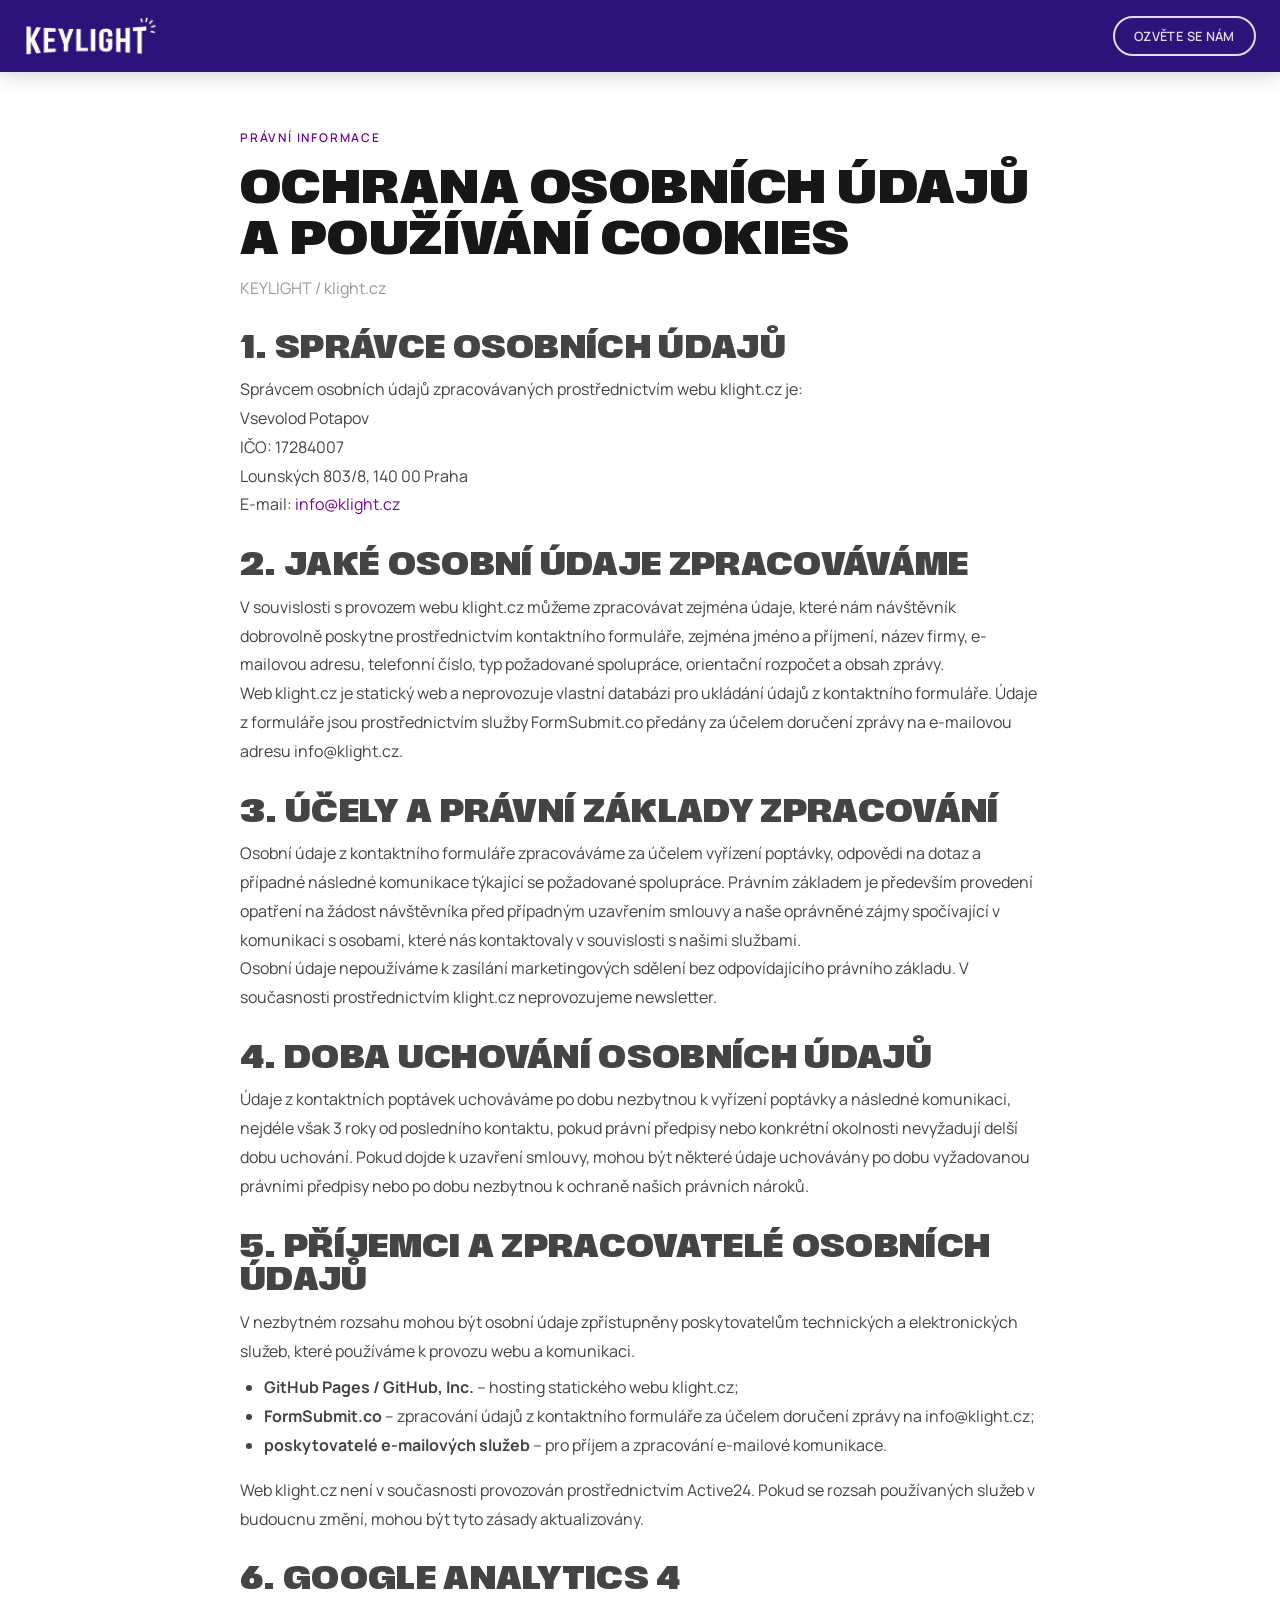
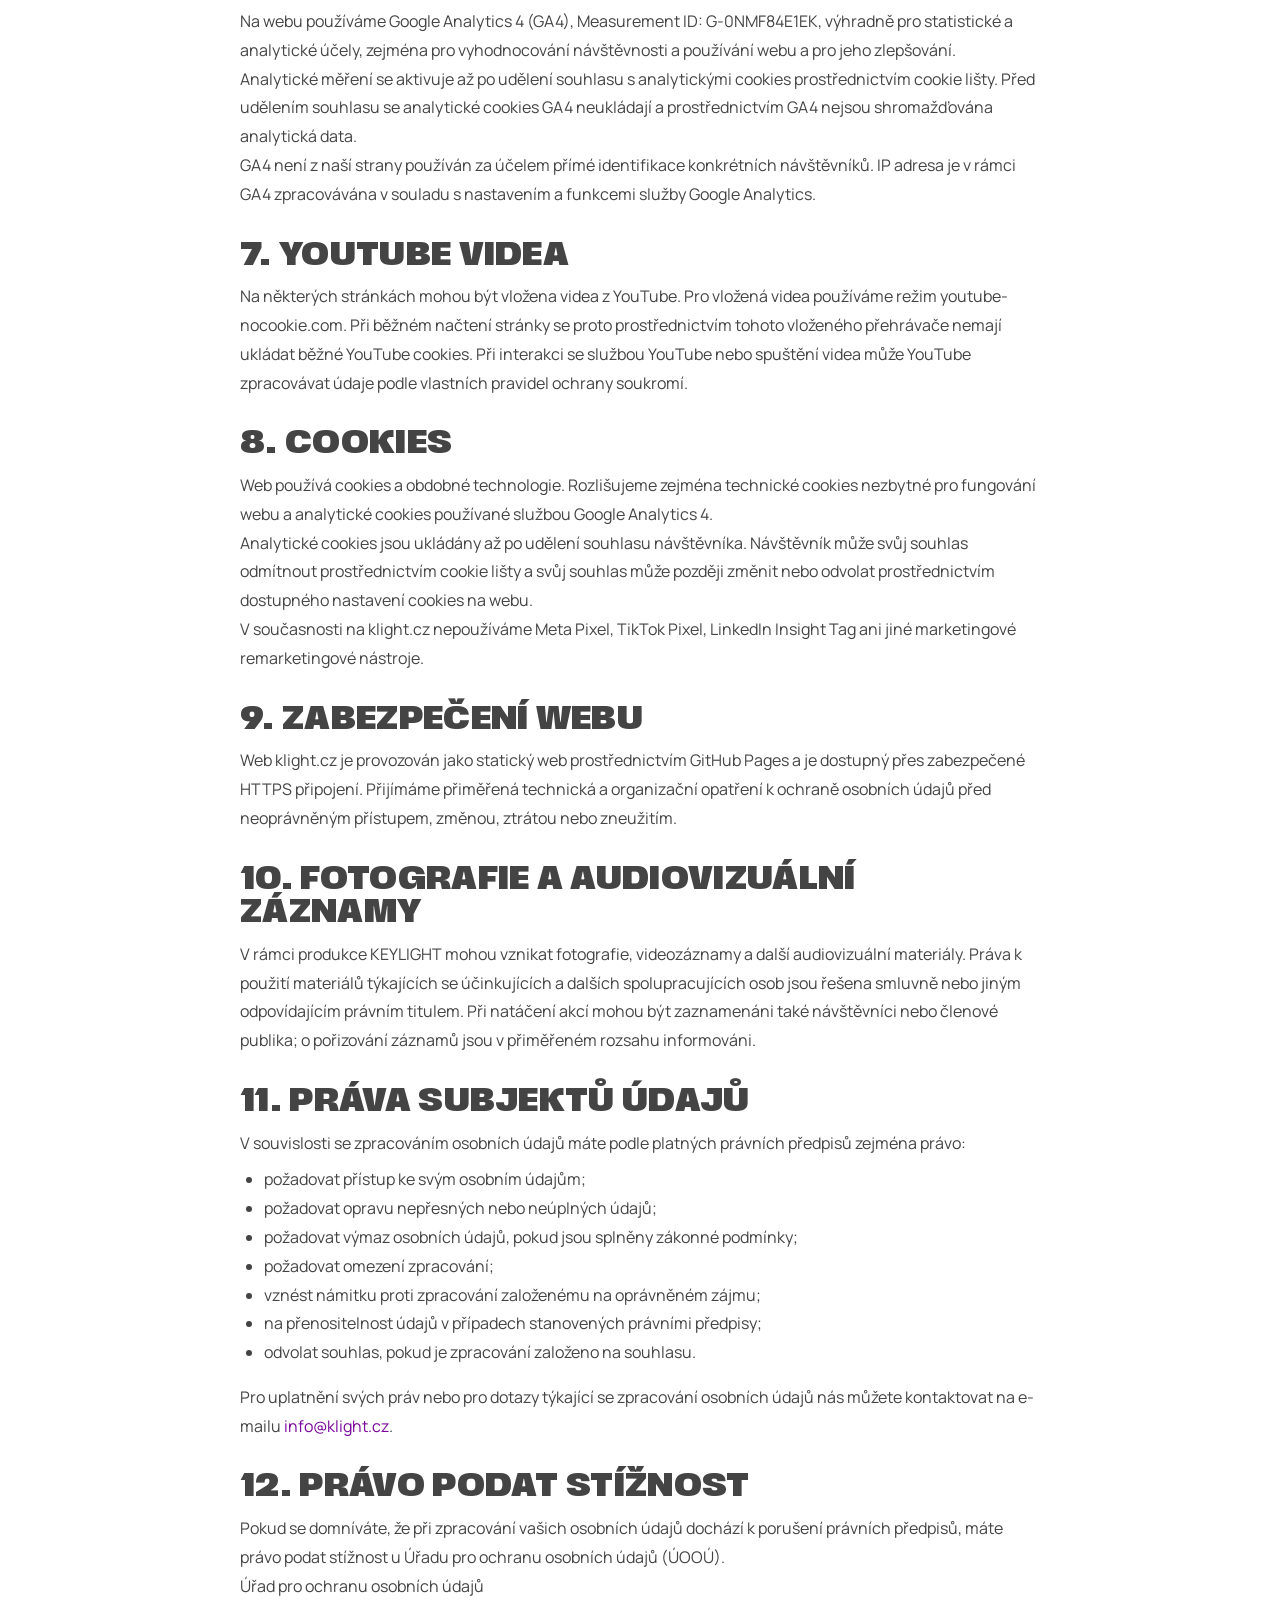
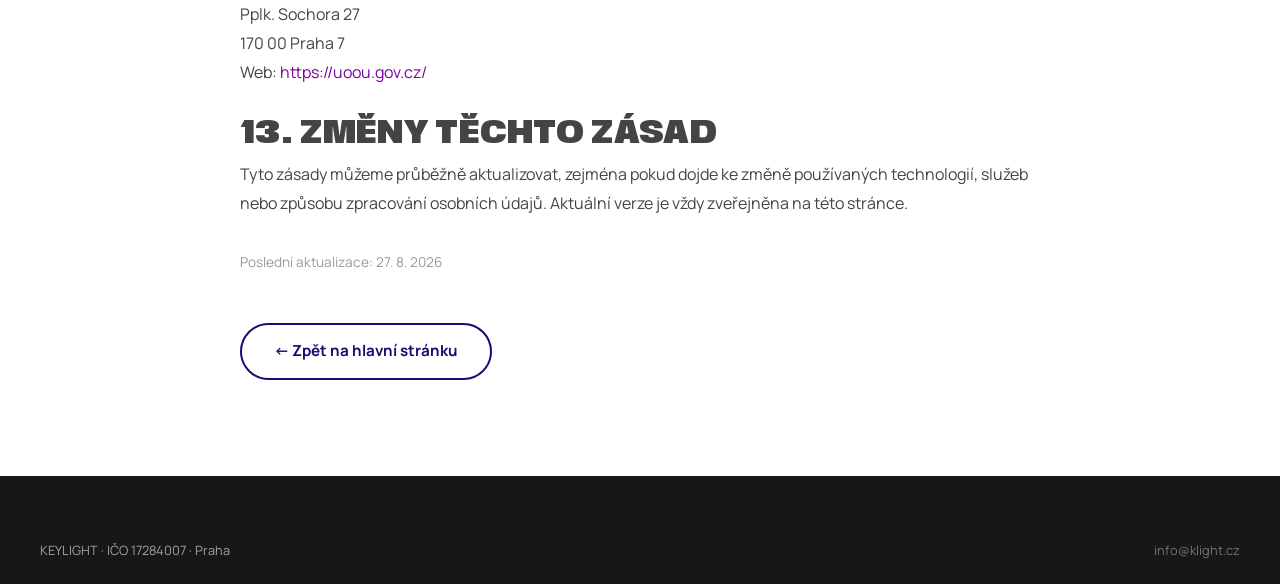
<file: gdpr/index.html>
<!DOCTYPE html>
<html lang="cs">
<head>
  <meta charset="UTF-8">
  <meta name="viewport" content="width=device-width, initial-scale=1.0">
  <title>Ochrana osobních údajů a cookies — KEYLIGHT</title>
  <meta name="description" content="Zásady ochrany osobních údajů a používání cookies na webu klight.cz.">
  <link rel="icon" type="image/png" href="../images/logo/favicon.png">
  <link rel="apple-touch-icon" href="../images/logo/apple-touch-icon.png">
  <link rel="stylesheet" href="../css/style.css">
</head>
<body>
  <nav class="nav scrolled" id="nav">
    <a href="../" class="nav-logo"><img src="../images/logo/logo-white.png" alt="KEYLIGHT" width="140" height="32"></a>
    <ul class="nav-links"><li><a href="../#kontakt" class="btn btn-outline" style="padding:.5rem 1.2rem;font-size:.8rem;">Ozvěte se nám</a></li></ul>
  </nav>

  <section class="section" style="padding-top:8rem;">
    <div class="container" style="max-width:800px;">
      <span class="section-label">Právní informace</span>
      <h1 style="font-size:clamp(1.8rem,4vw,3rem);margin-bottom:.5rem;">Ochrana osobních údajů a používání cookies</h1>
      <p style="color:#999;margin-bottom:2rem;">KEYLIGHT / klight.cz</p>

      <div style="color:#444;line-height:1.8;">

        <h3 style="margin:2rem 0 .5rem;">1. Správce osobních údajů</h3>
        <p>Správcem osobních údajů zpracovávaných prostřednictvím webu klight.cz je:</p>
        <p>Vsevolod Potapov<br>IČO: 17284007<br>Lounských 803/8, 140 00 Praha<br>E-mail: <a href="mailto:info@klight.cz">info@klight.cz</a></p>

        <h3 style="margin:2rem 0 .5rem;">2. Jaké osobní údaje zpracováváme</h3>
        <p>V souvislosti s provozem webu klight.cz můžeme zpracovávat zejména údaje, které nám návštěvník dobrovolně poskytne prostřednictvím kontaktního formuláře, zejména jméno a příjmení, název firmy, e-mailovou adresu, telefonní číslo, typ požadované spolupráce, orientační rozpočet a obsah zprávy.</p>
        <p>Web klight.cz je statický web a neprovozuje vlastní databázi pro ukládání údajů z kontaktního formuláře. Údaje z formuláře jsou prostřednictvím služby FormSubmit.co předány za účelem doručení zprávy na e-mailovou adresu info@klight.cz.</p>

        <h3 style="margin:2rem 0 .5rem;">3. Účely a právní základy zpracování</h3>
        <p>Osobní údaje z kontaktního formuláře zpracováváme za účelem vyřízení poptávky, odpovědi na dotaz a případné následné komunikace týkající se požadované spolupráce. Právním základem je především provedení opatření na žádost návštěvníka před případným uzavřením smlouvy a naše oprávněné zájmy spočívající v komunikaci s osobami, které nás kontaktovaly v souvislosti s našimi službami.</p>
        <p>Osobní údaje nepoužíváme k zasílání marketingových sdělení bez odpovídajícího právního základu. V současnosti prostřednictvím klight.cz neprovozujeme newsletter.</p>

        <h3 style="margin:2rem 0 .5rem;">4. Doba uchování osobních údajů</h3>
        <p>Údaje z kontaktních poptávek uchováváme po dobu nezbytnou k vyřízení poptávky a následné komunikaci, nejdéle však 3 roky od posledního kontaktu, pokud právní předpisy nebo konkrétní okolnosti nevyžadují delší dobu uchování. Pokud dojde k uzavření smlouvy, mohou být některé údaje uchovávány po dobu vyžadovanou právními předpisy nebo po dobu nezbytnou k ochraně našich právních nároků.</p>

        <h3 style="margin:2rem 0 .5rem;">5. Příjemci a zpracovatelé osobních údajů</h3>
        <p>V nezbytném rozsahu mohou být osobní údaje zpřístupněny poskytovatelům technických a elektronických služeb, které používáme k provozu webu a komunikaci.</p>
        <ul style="margin:.5rem 0 1rem 1.5rem;">
          <li><strong>GitHub Pages / GitHub, Inc.</strong> – hosting statického webu klight.cz;</li>
          <li><strong>FormSubmit.co</strong> – zpracování údajů z kontaktního formuláře za účelem doručení zprávy na info@klight.cz;</li>
          <li><strong>poskytovatelé e-mailových služeb</strong> – pro příjem a zpracování e-mailové komunikace.</li>
        </ul>
        <p>Web klight.cz není v současnosti provozován prostřednictvím Active24. Pokud se rozsah používaných služeb v budoucnu změní, mohou být tyto zásady aktualizovány.</p>

        <h3 style="margin:2rem 0 .5rem;">6. Google Analytics 4</h3>
        <p>Na webu používáme Google Analytics 4 (GA4), Measurement ID: G-0NMF84E1EK, výhradně pro statistické a analytické účely, zejména pro vyhodnocování návštěvnosti a používání webu a pro jeho zlepšování.</p>
        <p>Analytické měření se aktivuje až po udělení souhlasu s analytickými cookies prostřednictvím cookie lišty. Před udělením souhlasu se analytické cookies GA4 neukládají a prostřednictvím GA4 nejsou shromažďována analytická data.</p>
        <p>GA4 není z naší strany používán za účelem přímé identifikace konkrétních návštěvníků. IP adresa je v rámci GA4 zpracovávána v souladu s nastavením a funkcemi služby Google Analytics.</p>

        <h3 style="margin:2rem 0 .5rem;">7. YouTube videa</h3>
        <p>Na některých stránkách mohou být vložena videa z YouTube. Pro vložená videa používáme režim youtube-nocookie.com. Při běžném načtení stránky se proto prostřednictvím tohoto vloženého přehrávače nemají ukládat běžné YouTube cookies. Při interakci se službou YouTube nebo spuštění videa může YouTube zpracovávat údaje podle vlastních pravidel ochrany soukromí.</p>

        <h3 style="margin:2rem 0 .5rem;">8. Cookies</h3>
        <p>Web používá cookies a obdobné technologie. Rozlišujeme zejména technické cookies nezbytné pro fungování webu a analytické cookies používané službou Google Analytics 4.</p>
        <p>Analytické cookies jsou ukládány až po udělení souhlasu návštěvníka. Návštěvník může svůj souhlas odmítnout prostřednictvím cookie lišty a svůj souhlas může později změnit nebo odvolat prostřednictvím dostupného nastavení cookies na webu.</p>
        <p>V současnosti na klight.cz nepoužíváme Meta Pixel, TikTok Pixel, LinkedIn Insight Tag ani jiné marketingové remarketingové nástroje.</p>

        <h3 style="margin:2rem 0 .5rem;">9. Zabezpečení webu</h3>
        <p>Web klight.cz je provozován jako statický web prostřednictvím GitHub Pages a je dostupný přes zabezpečené HTTPS připojení. Přijímáme přiměřená technická a organizační opatření k ochraně osobních údajů před neoprávněným přístupem, změnou, ztrátou nebo zneužitím.</p>

        <h3 style="margin:2rem 0 .5rem;">10. Fotografie a audiovizuální záznamy</h3>
        <p>V rámci produkce KEYLIGHT mohou vznikat fotografie, videozáznamy a další audiovizuální materiály. Práva k použití materiálů týkajících se účinkujících a dalších spolupracujících osob jsou řešena smluvně nebo jiným odpovídajícím právním titulem. Při natáčení akcí mohou být zaznamenáni také návštěvníci nebo členové publika; o pořizování záznamů jsou v přiměřeném rozsahu informováni.</p>

        <h3 style="margin:2rem 0 .5rem;">11. Práva subjektů údajů</h3>
        <p>V souvislosti se zpracováním osobních údajů máte podle platných právních předpisů zejména právo:</p>
        <ul style="margin:.5rem 0 1rem 1.5rem;">
          <li>požadovat přístup ke svým osobním údajům;</li>
          <li>požadovat opravu nepřesných nebo neúplných údajů;</li>
          <li>požadovat výmaz osobních údajů, pokud jsou splněny zákonné podmínky;</li>
          <li>požadovat omezení zpracování;</li>
          <li>vznést námitku proti zpracování založenému na oprávněném zájmu;</li>
          <li>na přenositelnost údajů v případech stanovených právními předpisy;</li>
          <li>odvolat souhlas, pokud je zpracování založeno na souhlasu.</li>
        </ul>
        <p>Pro uplatnění svých práv nebo pro dotazy týkající se zpracování osobních údajů nás můžete kontaktovat na e-mailu <a href="mailto:info@klight.cz">info@klight.cz</a>.</p>

        <h3 style="margin:2rem 0 .5rem;">12. Právo podat stížnost</h3>
        <p>Pokud se domníváte, že při zpracování vašich osobních údajů dochází k porušení právních předpisů, máte právo podat stížnost u Úřadu pro ochranu osobních údajů (ÚOOÚ).</p>
        <p>Úřad pro ochranu osobních údajů<br>Pplk. Sochora 27<br>170 00 Praha 7<br>Web: <a href="https://uoou.gov.cz/" target="_blank" rel="noopener">https://uoou.gov.cz/</a></p>

        <h3 style="margin:2rem 0 .5rem;">13. Změny těchto zásad</h3>
        <p>Tyto zásady můžeme průběžně aktualizovat, zejména pokud dojde ke změně používaných technologií, služeb nebo způsobu zpracování osobních údajů. Aktuální verze je vždy zveřejněna na této stránce.</p>

        <p style="margin-top:2rem;color:#999;font-size:.85rem;">Poslední aktualizace: 27. 8. 2026</p>
      </div>

      <div style="margin-top:3rem;">
        <a href="../" class="btn btn-outline-dark">&larr; Zpět na hlavní stránku</a>
      </div>
    </div>
  </section>

  <footer class="footer">
    <div class="footer-bottom" style="border:none;">
      <span>KEYLIGHT &middot; IČO 17284007 &middot; Praha</span>
      <span><a href="mailto:info@klight.cz">info@klight.cz</a></span>
    </div>
  </footer>
</body>
</html>
</file>
<file: css/style.css>
/* ============================================
   KEYLIGHT — Main Stylesheet
   Brand Manual: Scale VF (headlines), Manrope (body)
   Colors: Deep Indigo #210772, Royal Purple #79069b,
           Jet Black #171717, Cool Gray #d3d3d4
   ============================================ */

/* --- Fonts --- */
@font-face {
  font-family: 'ScaleVF';
  src: url('../fonts/ScaleVF.woff2') format('woff2'), url('../fonts/ScaleVF.otf') format('opentype');
  font-weight: 100 900;
  font-display: swap;
}

@font-face { font-family: 'Manrope'; src: url('../fonts/Manrope-Regular.woff2') format('woff2'), url('../fonts/Manrope-Regular.ttf') format('truetype'); font-weight: 400; font-display: swap; }
@font-face { font-family: 'Manrope'; src: url('../fonts/Manrope-Medium.woff2') format('woff2'), url('../fonts/Manrope-Medium.ttf') format('truetype'); font-weight: 500; font-display: swap; }
@font-face { font-family: 'Manrope'; src: url('../fonts/Manrope-SemiBold.woff2') format('woff2'), url('../fonts/Manrope-SemiBold.ttf') format('truetype'); font-weight: 600; font-display: swap; }
@font-face { font-family: 'Manrope'; src: url('../fonts/Manrope-Bold.woff2') format('woff2'), url('../fonts/Manrope-Bold.ttf') format('truetype'); font-weight: 700; font-display: swap; }
@font-face { font-family: 'Manrope'; src: url('../fonts/Manrope-ExtraBold.woff2') format('woff2'), url('../fonts/Manrope-ExtraBold.ttf') format('truetype'); font-weight: 800; font-display: swap; }

/* --- Reset & Base --- */
*, *::before, *::after { box-sizing: border-box; margin: 0; padding: 0; }

:root {
  --indigo: #210772;
  --purple: #79069b;
  --black: #171717;
  --gray: #d3d3d4;
  --white: #ffffff;
  --gradient: linear-gradient(135deg, var(--indigo) 0%, var(--purple) 100%);
  --font-heading: 'ScaleVF', 'Impact', sans-serif;
  --font-body: 'Manrope', 'Segoe UI', sans-serif;
  --max-width: 1200px;
  --section-padding: clamp(3rem, 8vw, 6rem) clamp(1rem, 5vw, 2rem);
}

html { scroll-behavior: smooth; font-size: 16px; }

body {
  font-family: var(--font-body);
  color: var(--black);
  background: var(--white);
  line-height: 1.6;
  -webkit-font-smoothing: antialiased;
  overflow-x: hidden;
}

img { max-width: 100%; height: auto; display: block; }
a { color: var(--purple); text-decoration: none; transition: opacity .2s; }
a:hover { opacity: .8; }

.container { max-width: var(--max-width); margin: 0 auto; width: 100%; }

h1, h2, h3, h4 {
  font-family: var(--font-heading);
  font-weight: 900;
  line-height: 1.05;
  letter-spacing: .01em;
  text-transform: uppercase;
}

h1 { font-size: clamp(2.5rem, 8vw, 5rem); }
h2 { font-size: clamp(2rem, 5vw, 3.5rem); }
h3 { font-size: clamp(1.4rem, 3vw, 2rem); }
h4 { font-size: clamp(1.1rem, 2vw, 1.4rem); }

.section-label {
  display: block;
  font-family: var(--font-body);
  font-size: .75rem;
  font-weight: 600;
  letter-spacing: .15em;
  text-transform: uppercase;
  color: var(--purple);
  margin-bottom: 1.25rem;
}

/* --- Buttons --- */
.btn {
  display: inline-flex;
  align-items: center;
  gap: .5rem;
  padding: .9rem 2rem;
  border-radius: 50px;
  font-family: var(--font-body);
  font-weight: 700;
  font-size: .95rem;
  cursor: pointer;
  transition: transform .2s, box-shadow .2s;
  border: none;
  text-decoration: none;
}

.btn:hover { transform: translateY(-2px); box-shadow: 0 8px 25px rgba(33,7,114,.25); opacity: 1; }

.btn-primary {
  background: var(--gradient);
  color: var(--white);
}

.btn-outline {
  background: transparent;
  color: var(--white);
  border: 2px solid var(--white);
}

.btn-outline-dark {
  background: transparent;
  color: var(--indigo);
  border: 2px solid var(--indigo);
}

/* --- Navigation --- */
.nav {
  position: fixed;
  top: 0;
  left: 0;
  right: 0;
  z-index: 100;
  padding: 1rem 1.5rem;
  display: flex;
  align-items: center;
  justify-content: space-between;
  transition: background .3s, box-shadow .3s;
}

.nav.scrolled {
  background: rgba(33, 7, 114, .95);
  backdrop-filter: blur(10px);
  box-shadow: 0 2px 20px rgba(0,0,0,.2);
}

.nav-logo img { height: 40px; width: auto; }

.nav-logo {
  transition: opacity .3s;
}

.nav-logo.hidden {
  opacity: 0;
  pointer-events: none;
}

.nav-links {
  display: flex;
  gap: 1.5rem;
  list-style: none;
  align-items: center;
}

.nav-links a {
  color: var(--white);
  font-size: .85rem;
  font-weight: 600;
  letter-spacing: .03em;
  text-transform: uppercase;
  opacity: .85;
}

.nav-links a:hover { opacity: 1; }

.nav-toggle {
  display: none;
  background: none;
  border: none;
  cursor: pointer;
  padding: .5rem;
}

.nav-toggle span {
  display: block;
  width: 24px;
  height: 2px;
  background: var(--white);
  margin: 5px 0;
  transition: transform .3s, opacity .3s;
}

.nav-toggle.active span:nth-child(1) { transform: rotate(45deg) translate(5px, 5px); }
.nav-toggle.active span:nth-child(2) { opacity: 0; }
.nav-toggle.active span:nth-child(3) { transform: rotate(-45deg) translate(5px, -5px); }

/* --- Hero --- */
.hero {
  position: relative;
  min-height: 100vh;
  display: flex;
  align-items: center;
  justify-content: center;
  text-align: center;
  color: var(--white);
  overflow: hidden;
}

.hero-bg {
  position: absolute;
  inset: -2px;
  background: var(--gradient);
  z-index: 0;
  transform: translateZ(0);
  overflow: hidden;
}

.hero-bg .hero-slide {
  position: absolute;
  inset: 0;
  width: 100%;
  height: 100%;
  object-fit: cover;
  opacity: 0;
  transition: opacity 1.5s ease;
  transform: scale(1) translate3d(0,0,0);
  -webkit-transform: scale(1) translate3d(0,0,0);
  backface-visibility: hidden;
  -webkit-backface-visibility: hidden;
}

.hero-bg .hero-slide.active {
  opacity: .55;
  animation: heroZoom 5.5s ease-out forwards;
}

@keyframes heroZoom {
  0% { transform: scale(1) translate3d(0,0,0); }
  100% { transform: scale(1.08) translate3d(0,0,0); }
}

.hero-content {
  position: relative;
  z-index: 1;
  padding: 2rem;
  max-width: 800px;
}

.hero-content .hero-logo {
  width: clamp(400px, 60vw, 700px);
  margin: 0 auto 1.5rem;
}

.hero-tagline {
  font-size: clamp(.95rem, 2vw, 1.15rem);
  opacity: .85;
  margin-bottom: 1rem;
  font-weight: 400;
  letter-spacing: .02em;
}

.hero-subtitle {
  font-size: clamp(.85rem, 1.5vw, 1rem);
  opacity: .7;
  margin-bottom: 1.5rem;
  font-weight: 400;
  max-width: 600px;
  margin-left: auto;
  margin-right: auto;
  line-height: 1.6;
}

/* --- Sections --- */
.section { padding: var(--section-padding); }

.section-dark {
  background: var(--gradient);
  color: var(--white);
}

.section-dark .section-label { color: var(--gray); }

.section-gray { background: #f5f5f6; }

.section-header {
  text-align: center;
  margin-bottom: 3rem;
}

.section-header p {
  max-width: 600px;
  margin: 1rem auto 0;
  color: #666;
  font-size: 1.05rem;
}

.section-dark .section-header p { color: rgba(255,255,255,.75); }

/* --- Kdo jsme (Who we are) --- */
.about-grid {
  display: grid;
  grid-template-columns: 1fr 1fr;
  gap: 3rem;
  align-items: center;
}

.about-text p { margin-bottom: 1rem; color: #444; font-size: 1rem; }

/* --- Relight Interactive Element --- */
.relight-wrapper {
  position: relative;
  border-radius: 12px;
  overflow: hidden;
  aspect-ratio: 4/5;
}

.relight-wrapper img {
  position: absolute;
  inset: 0;
  width: 100%;
  height: 100%;
  object-fit: cover;
}

.relight-dark {
  filter: brightness(0.15) contrast(1.1);
}

.relight-key {
  opacity: 1;
  transition: opacity .05s linear;
  -webkit-mask-image: radial-gradient(ellipse 75% 50% at 50% 62%, black 20%, transparent 100%);
  mask-image: radial-gradient(ellipse 75% 50% at 50% 62%, black 20%, transparent 100%);
}

.relight-back {
  opacity: 1;
  transition: opacity .05s linear;
  -webkit-mask-image: radial-gradient(ellipse 45% 30% at 50% 28%, black 10%, transparent 100%);
  mask-image: radial-gradient(ellipse 45% 30% at 50% 28%, black 10%, transparent 100%);
}

.relight-controls {
  position: absolute;
  bottom: 0;
  left: 0;
  right: 0;
  padding: 1.25rem 1.5rem;
  background: linear-gradient(transparent, rgba(0,0,0,.7));
  z-index: 2;
}

.relight-faders {
  display: flex;
  gap: 1.5rem;
}

.relight-fader {
  flex: 1;
}

.relight-fader-header {
  display: flex;
  justify-content: space-between;
  align-items: center;
  color: var(--white);
  font-family: var(--font-body);
  font-weight: 700;
  font-size: .7rem;
  letter-spacing: .12em;
  text-transform: uppercase;
  margin-bottom: .4rem;
}

.relight-fader-header .fader-value {
  font-family: var(--font-heading);
  font-size: .95rem;
  font-weight: 900;
  letter-spacing: 0;
}

.relight-slider {
  -webkit-appearance: none;
  appearance: none;
  width: 100%;
  height: 5px;
  border-radius: 3px;
  background: rgba(255,255,255,.25);
  outline: none;
  cursor: pointer;
}

.relight-slider::-webkit-slider-thumb {
  -webkit-appearance: none;
  width: 22px;
  height: 22px;
  border-radius: 50%;
  background: var(--white);
  box-shadow: 0 2px 8px rgba(0,0,0,.4);
  cursor: grab;
}

.relight-slider::-moz-range-thumb {
  width: 22px;
  height: 22px;
  border-radius: 50%;
  background: var(--white);
  box-shadow: 0 2px 8px rgba(0,0,0,.4);
  cursor: grab;
  border: none;
}

/* --- Stats / Cisla --- */
.stats-grid {
  display: flex;
  flex-wrap: nowrap;
  justify-content: center;
  gap: 1rem;
  margin-bottom: 3rem;
}

.stat-card {
  flex: 1 1 0;
  background: rgba(255,255,255,.08);
  border: 1px solid rgba(255,255,255,.12);
  border-radius: 12px;
  padding: 1.25rem 1rem;
  text-align: center;
}

.stat-value {
  font-family: var(--font-heading);
  font-size: clamp(1.6rem, 3vw, 2.2rem);
  font-weight: 900;
  color: var(--white);
  line-height: 1.1;
}

.stat-label {
  font-family: var(--font-body);
  font-size: .8rem;
  font-weight: 400;
  opacity: .7;
  margin-top: .3rem;
}

.demo-table {
  width: 100%;
  max-width: 700px;
  margin: 2rem auto 0;
  border-collapse: collapse;
  text-align: center;
}

.demo-table th,
.demo-table td {
  padding: .75rem 1rem;
  text-align: center;
  border-bottom: 1px solid rgba(255,255,255,.1);
  font-family: var(--font-body);
  font-size: .85rem;
}

.demo-table th {
  font-weight: 700;
  text-transform: uppercase;
  font-size: .75rem;
  letter-spacing: .1em;
  opacity: .6;
}

.demo-table td { opacity: .9; }

.stats-hero {
  display: flex;
  gap: 1.5rem;
  justify-content: center;
  align-items: stretch;
  margin-bottom: 2.5rem;
}

.stat-card-big {
  flex: 1 1 0;
  max-width: 400px;
  padding: 2rem;
  position: relative;
  display: flex;
  flex-direction: column;
  justify-content: center;
  align-items: center;
}

.stat-card-big .stat-value {
  font-size: clamp(2.5rem, 5vw, 3.5rem);
}

.stat-card-big .stat-label {
  font-size: .85rem;
}

.stat-platforms {
  font-family: var(--font-body);
  font-size: .75rem;
  font-weight: 400;
  opacity: .5;
  margin-top: .5rem;
}

.stat-badge {
  display: inline-block;
  background: var(--purple);
  color: var(--white);
  font-size: .7rem;
  font-weight: 700;
  padding: .3rem .8rem;
  border-radius: 20px;
  margin-top: .5rem;
  letter-spacing: .05em;
}

.stats-subheading {
  text-align: center;
  color: var(--gray);
  font-family: var(--font-body);
  font-size: .85rem;
  font-weight: 600;
  text-transform: uppercase;
  letter-spacing: .1em;
  margin-bottom: 1.5rem;
}

.stat-platform {
  font-family: var(--font-body);
  font-size: .7rem;
  font-weight: 400;
  opacity: .5;
  margin-top: .3rem;
  text-transform: uppercase;
  letter-spacing: .05em;
}

/* --- Shows / Porady --- */
.shows-grid {
  display: grid;
  grid-template-columns: repeat(3, 1fr);
  gap: 1.5rem;
  margin-bottom: 1.5rem;
}

.show-card {
  background: var(--white);
  border-radius: 16px;
  overflow: hidden;
  box-shadow: 0 4px 20px rgba(0,0,0,.08);
  cursor: pointer;
  transition: transform .3s, box-shadow .3s;
}

.show-card:hover {
  transform: translateY(-4px);
  box-shadow: 0 12px 40px rgba(0,0,0,.12);
}

.show-card-image {
  aspect-ratio: 16/9;
  background: var(--gradient);
  display: flex;
  align-items: center;
  justify-content: center;
  position: relative;
  overflow: hidden;
}

.show-card-image img {
  width: 100%;
  height: 100%;
  object-fit: cover;
}

.show-card-image .show-badge {
  position: absolute;
  top: 1rem;
  right: 1rem;
  background: var(--purple);
  color: var(--white);
  font-size: .7rem;
  font-weight: 700;
  padding: .3rem .7rem;
  border-radius: 20px;
  text-transform: uppercase;
  letter-spacing: .05em;
}

.show-card-body {
  padding: 1.5rem;
}

.show-card-body h3 {
  margin-bottom: .3rem;
  color: var(--indigo);
}

.show-card-body .show-subtitle {
  font-size: .85rem;
  color: var(--purple);
  font-weight: 600;
  margin-bottom: .75rem;
}

.show-card-body p {
  font-size: .9rem;
  color: #666;
  line-height: 1.5;
}

/* Show detail */
.show-detail {
  padding: 3rem 0;
  border-bottom: 1px solid #eee;
}

.show-detail:last-child { border-bottom: none; }

.show-detail-grid {
  display: grid;
  grid-template-columns: 1fr 1fr;
  gap: 3rem;
  align-items: center;
}

.show-detail-video {
  aspect-ratio: 16/9;
  border-radius: 12px;
  overflow: hidden;
  background: var(--black);
}

.show-detail-video iframe {
  width: 100%;
  height: 100%;
  border: none;
}

.show-detail-video.no-video {
  display: flex;
  align-items: center;
  justify-content: center;
}

.show-detail-video.no-video::after {
  content: 'Video bude brzy k dispozici';
  color: rgba(255,255,255,.4);
  font-size: .9rem;
  font-family: var(--font-body);
  font-weight: 500;
}

.show-detail-text h3 { color: var(--indigo); margin-bottom: .3rem; }
.show-detail-text .show-subtitle { color: var(--purple); font-weight: 600; margin-bottom: 1rem; }
.show-detail-text p { color: #444; margin-bottom: 1rem; }

.show-platforms {
  display: flex;
  gap: .5rem;
  flex-wrap: wrap;
}

.platform-tag {
  font-size: .75rem;
  font-weight: 700;
  padding: .3rem .7rem;
  border-radius: 20px;
  background: rgba(121,6,155,.1);
  color: var(--purple);
  text-transform: uppercase;
  letter-spacing: .05em;
}

/* Coming soon banner */
.show-coming-soon {
  background: var(--gradient);
  color: var(--white);
  border-radius: 16px;
  padding: 2.5rem;
  text-align: center;
  margin-top: .5rem;
}

.show-coming-soon h3 {
  color: var(--white);
  margin-bottom: .3rem;
}

.show-coming-soon .show-subtitle {
  color: var(--gray);
  font-weight: 600;
  font-size: .85rem;
  margin-bottom: .75rem;
}

.show-coming-soon p {
  color: rgba(255,255,255,.7);
  font-size: .95rem;
  margin-bottom: 1.5rem;
}

.show-coming-soon .btn { font-size: .85rem; padding: .7rem 1.5rem; }

/* --- Collaboration / Co nabizime --- */
.collab-list {
  display: grid;
  gap: 1.5rem;
  max-width: 800px;
  margin: 0 auto 2rem;
}

.collab-item {
  display: grid;
  grid-template-columns: auto 1fr;
  gap: 1.5rem;
  align-items: start;
  padding: 1.5rem;
  background: var(--white);
  border-radius: 12px;
  box-shadow: 0 2px 12px rgba(0,0,0,.06);
}

.collab-number {
  font-family: var(--font-heading);
  font-size: 2rem;
  font-weight: 900;
  color: var(--purple);
  line-height: 1;
}

.collab-item h4 {
  color: var(--indigo);
  margin-bottom: .3rem;
}

.collab-item p {
  font-size: .9rem;
  color: #666;
}

.collab-why {
  max-width: 800px;
  margin: 0 auto 2rem;
  text-align: center;
}

.collab-why h4 {
  margin-bottom: 1rem;
}

.collab-checklist {
  list-style: none;
  display: flex;
  gap: 1.5rem;
  justify-content: center;
  flex-wrap: wrap;
}

.collab-checklist li {
  font-size: .95rem;
  color: #444;
}

.collab-checklist li::before {
  content: '✓ ';
  color: var(--purple);
  font-weight: 700;
}

.collab-cta {
  text-align: center;
  font-size: 1.05rem;
  color: #666;
  margin-top: 2rem;
}

/* --- Client logos carousel --- */
.clients-carousel {
  position: relative;
  overflow: hidden;
  padding: 2rem 0;
}

.clients-carousel::before,
.clients-carousel::after {
  content: '';
  position: absolute;
  top: 0;
  bottom: 0;
  width: 80px;
  z-index: 2;
  pointer-events: none;
}

.clients-carousel::before {
  left: 0;
  background: linear-gradient(to right, var(--white), transparent);
}

.clients-carousel::after {
  right: 0;
  background: linear-gradient(to left, var(--white), transparent);
}

.clients-track {
  display: flex;
  align-items: center;
  gap: 5rem;
  width: max-content;
  will-change: transform;
}

.clients-track img {
  height: 40px;
  opacity: .7;
  flex-shrink: 0;
}

.clients-track .logo-on-dark img {
  height: 30px;
}

.clients-track .logo-on-dark {
  background: var(--black);
  padding: .5rem 1rem;
  border-radius: 8px;
  height: auto;
  flex-shrink: 0;
}

.clients-track .logo-on-dark img {
  height: 30px;
}

/* --- Team / Tym --- */
.team-carousel {
  position: relative;
  overflow: hidden;
}

.team-carousel::before,
.team-carousel::after {
  content: '';
  position: absolute;
  top: 0;
  bottom: 0;
  width: 60px;
  z-index: 2;
  pointer-events: none;
}

.team-carousel::before {
  left: 0;
  background: linear-gradient(to right, #f5f5f6, transparent);
}

.team-carousel::after {
  right: 0;
  background: linear-gradient(to left, #f5f5f6, transparent);
}

.team-track {
  display: flex;
  gap: 1.5rem;
  animation: scrollTeam 30s linear infinite;
  width: max-content;
  will-change: transform;
}

@keyframes scrollTeam {
  0% { transform: translateX(0); }
  100% { transform: translateX(-50%); }
}

.team-track img {
  height: 340px;
  width: auto;
  aspect-ratio: 3/4;
  object-fit: cover;
  object-position: center 20%;
  border-radius: 12px;
  flex-shrink: 0;
  cursor: pointer;
  transition: transform .2s;
}

.team-track img:hover {
  transform: scale(1.03);
}

/* --- Contact / Formular --- */
.contact-grid {
  display: grid;
  grid-template-columns: 1fr 1fr;
  gap: 3rem;
  align-items: start;
}

.form-group {
  margin-bottom: 1.25rem;
}

.form-group label {
  display: block;
  font-size: .85rem;
  font-weight: 600;
  margin-bottom: .4rem;
  color: var(--white);
}

.form-group .required { color: #ff6b6b; }

.form-group input,
.form-group select,
.form-group textarea {
  width: 100%;
  padding: .75rem 1rem;
  border: 1px solid rgba(255,255,255,.2);
  border-radius: 8px;
  background: rgba(255,255,255,.08);
  color: var(--white);
  font-family: var(--font-body);
  font-size: .95rem;
  transition: border-color .2s, background .2s;
}

.form-group input:focus,
.form-group select:focus,
.form-group textarea:focus {
  outline: none;
  border-color: var(--purple);
  background: rgba(255,255,255,.12);
}

.form-group textarea { min-height: 120px; resize: vertical; }
.form-group select option { color: var(--black); background: var(--white); }

.form-row { display: grid; grid-template-columns: 1fr 1fr; gap: 1rem; }

.form-checkbox {
  display: flex;
  gap: .5rem;
  align-items: flex-start;
  font-size: .85rem;
  cursor: pointer;
}

.form-checkbox input[type="checkbox"] {
  width: auto;
  margin-top: .2rem;
  cursor: pointer;
}

.contact-info {
  color: rgba(255,255,255,.8);
  font-family: var(--font-body);
}

.contact-info h3 { color: var(--white); margin-bottom: 1rem; font-family: var(--font-heading); }
.contact-info h4 { font-family: var(--font-body); }
.contact-info p { margin-bottom: 1rem; font-family: var(--font-body); font-size: .95rem; }

.contact-info .contact-direct {
  margin-top: 2rem;
  padding-top: 2rem;
  border-top: 1px solid rgba(255,255,255,.15);
}

.contact-direct a {
  color: var(--white);
  font-weight: 600;
  font-family: var(--font-body);
  font-size: 1.05rem;
}

.contact-direct p {
  font-family: var(--font-body);
  font-size: .9rem;
}

/* Thank you message */
.form-success {
  display: none;
  text-align: center;
  padding: 3rem 2rem;
}

.form-success.show { display: block; }
.form-success h3 { color: var(--white); margin-bottom: 1rem; }
.form-success p { color: rgba(255,255,255,.8); }

/* --- Footer --- */
.footer {
  background: var(--black);
  color: rgba(255,255,255,.6);
  padding: 3rem 1.5rem 1.5rem;
  font-family: var(--font-body);
}

.footer-grid {
  display: flex;
  justify-content: space-between;
  align-items: center;
  flex-wrap: wrap;
  gap: 1.5rem;
  max-width: var(--max-width);
  margin: 0 auto;
  padding-bottom: 1.5rem;
  border-bottom: 1px solid rgba(255,255,255,.1);
}

.footer-logo img { height: 32px; width: auto; object-fit: contain; }

.footer-social {
  display: flex;
  gap: 1.5rem;
  list-style: none;
}

.footer-social a {
  color: rgba(255,255,255,.6);
  font-size: .85rem;
  font-weight: 600;
  font-family: var(--font-body);
}

.footer-social a:hover { color: var(--white); }

.footer-bottom {
  max-width: var(--max-width);
  margin: 1rem auto 0;
  display: flex;
  justify-content: space-between;
  flex-wrap: wrap;
  gap: .5rem;
  font-size: .8rem;
  font-family: var(--font-body);
}

.footer-bottom a { color: rgba(255,255,255,.4); }
.footer-bottom a:hover { color: var(--white); }

.footer-admin-btn {
  background: none;
  border: none;
  color: rgba(255,255,255,.15);
  font-size: .75rem;
  cursor: pointer;
  padding: .2rem .5rem;
  font-family: var(--font-body);
  transition: color .2s;
}

.footer-admin-btn:hover { color: rgba(255,255,255,.4); }

/* --- Cookie Banner --- */
.cookie-banner {
  display: none;
  position: fixed;
  bottom: 0;
  left: 0;
  right: 0;
  z-index: 200;
  background: var(--black);
  color: var(--white);
  padding: 1.25rem 1.5rem;
  box-shadow: 0 -4px 20px rgba(0,0,0,.2);
}

.cookie-banner.show { display: flex; }

.cookie-inner {
  max-width: var(--max-width);
  margin: 0 auto;
  display: flex;
  align-items: center;
  justify-content: space-between;
  gap: 1.5rem;
  flex-wrap: wrap;
}

.cookie-inner p { font-size: .85rem; opacity: .8; flex: 1; min-width: 200px; }
.cookie-inner p a { color: var(--purple); text-decoration: underline; }
.cookie-buttons { display: flex; gap: .75rem; }

.cookie-btn {
  padding: .5rem 1.25rem;
  border-radius: 6px;
  font-size: .85rem;
  font-weight: 600;
  cursor: pointer;
  border: none;
  font-family: var(--font-body);
}

.cookie-accept { background: var(--purple); color: var(--white); }
.cookie-decline { background: rgba(255,255,255,.1); color: var(--white); }

/* --- Scroll Animations --- */
.reveal {
  opacity: 0;
  transform: translateY(30px);
  transition: opacity .6s ease, transform .6s ease;
}

.reveal.visible {
  opacity: 1;
  transform: translateY(0);
}

/* --- Mobile Nav Overlay --- */
.nav-overlay {
  display: none;
  position: fixed;
  inset: 0;
  z-index: 99;
  background: rgba(33,7,114,.97);
  flex-direction: column;
  align-items: center;
  justify-content: center;
  gap: 2rem;
}

.nav-overlay.show {
  display: flex;
}

.nav-overlay a {
  color: var(--white);
  font-family: var(--font-heading);
  font-size: 2rem;
  font-weight: 900;
  text-transform: uppercase;
}

/* --- Show Gallery Thumbnails --- */
.show-gallery-wrap {
  position: relative;
  margin-top: 1.5rem;
}

.show-gallery {
  display: flex;
  gap: .5rem;
  overflow-x: auto;
  padding-bottom: .5rem;
  scroll-snap-type: x mandatory;
  scroll-behavior: smooth;
  -ms-overflow-style: none;
  scrollbar-width: none;
}

.show-gallery::-webkit-scrollbar { display: none; }

.show-gallery img {
  width: 120px;
  height: 85px;
  object-fit: cover;
  border-radius: 8px;
  cursor: pointer;
  scroll-snap-align: start;
  transition: opacity .2s, transform .2s;
  flex-shrink: 0;
}

.show-gallery img:hover {
  opacity: .8;
  transform: scale(1.05);
}

.gallery-arrow {
  position: absolute;
  top: 50%;
  transform: translateY(-50%);
  width: 36px;
  height: 36px;
  border-radius: 50%;
  border: none;
  background: var(--white);
  box-shadow: 0 2px 10px rgba(0,0,0,.2);
  cursor: pointer;
  font-size: 1.1rem;
  color: var(--indigo);
  display: flex;
  align-items: center;
  justify-content: center;
  z-index: 2;
  transition: transform .2s, box-shadow .2s;
}

.gallery-arrow:hover {
  transform: translateY(-50%) scale(1.1);
  box-shadow: 0 4px 15px rgba(0,0,0,.25);
}

.gallery-arrow-left { left: -12px; }
.gallery-arrow-right { right: -12px; }

.show-gallery-wrap::before,
.show-gallery-wrap::after {
  content: '';
  position: absolute;
  top: 0;
  bottom: .5rem;
  width: 30px;
  z-index: 1;
  pointer-events: none;
}

.show-gallery-wrap::before {
  left: 0;
  background: linear-gradient(to right, var(--white), transparent);
}

.show-gallery-wrap::after {
  right: 0;
  background: linear-gradient(to left, var(--white), transparent);
}

/* --- Lightbox --- */
.lightbox {
  display: none;
  position: fixed;
  inset: 0;
  z-index: 250;
  background: rgba(0,0,0,.92);
  align-items: center;
  justify-content: center;
  cursor: zoom-out;
}

.lightbox.show { display: flex; }

.lightbox img {
  max-width: 90vw;
  max-height: 90vh;
  object-fit: contain;
  border-radius: 8px;
  box-shadow: 0 8px 40px rgba(0,0,0,.5);
}

.lightbox-close {
  position: absolute;
  top: 1.5rem;
  right: 1.5rem;
  background: none;
  border: none;
  color: var(--white);
  font-size: 2rem;
  cursor: pointer;
  opacity: .7;
  transition: opacity .2s;
  z-index: 251;
}

.lightbox-close:hover { opacity: 1; }

.lightbox-arrow {
  position: absolute;
  top: 50%;
  transform: translateY(-50%);
  background: rgba(255,255,255,.15);
  border: none;
  color: var(--white);
  font-size: 2.5rem;
  cursor: pointer;
  width: 50px;
  height: 50px;
  border-radius: 50%;
  display: flex;
  align-items: center;
  justify-content: center;
  opacity: .7;
  transition: opacity .2s, background .2s;
  z-index: 251;
}

.lightbox-arrow:hover { opacity: 1; background: rgba(255,255,255,.25); }
.lightbox-prev { left: 1.5rem; }
.lightbox-next { right: 1.5rem; }


/* --- Responsive --- */
@media (max-width: 768px) {
  .nav-links { display: none; }
  .nav-toggle { display: block; }

  .about-grid,
  .show-detail-grid,
  .contact-grid {
    grid-template-columns: 1fr;
  }

  .team-track img { height: 220px; }

  .form-row { grid-template-columns: 1fr; }

  .relight-wrapper { aspect-ratio: 4/5; }

  .footer-grid { justify-content: center; text-align: center; }
  .footer-bottom { justify-content: center; text-align: center; }

  .shows-grid { grid-template-columns: 1fr 1fr !important; }

  .show-detail-grid .show-detail-video { order: -1; }

  .stat-card { flex: 0 1 calc(50% - 1.5rem); min-width: 140px; }

  .cookie-inner { flex-direction: column; text-align: center; }
}

@media (max-width: 480px) {
  .stats-grid { flex-wrap: wrap; }
  .stat-card { flex: 0 1 calc(50% - .5rem); }
  .team-track img { height: 180px; }
  .shows-grid { grid-template-columns: 1fr !important; }
}
</file>
